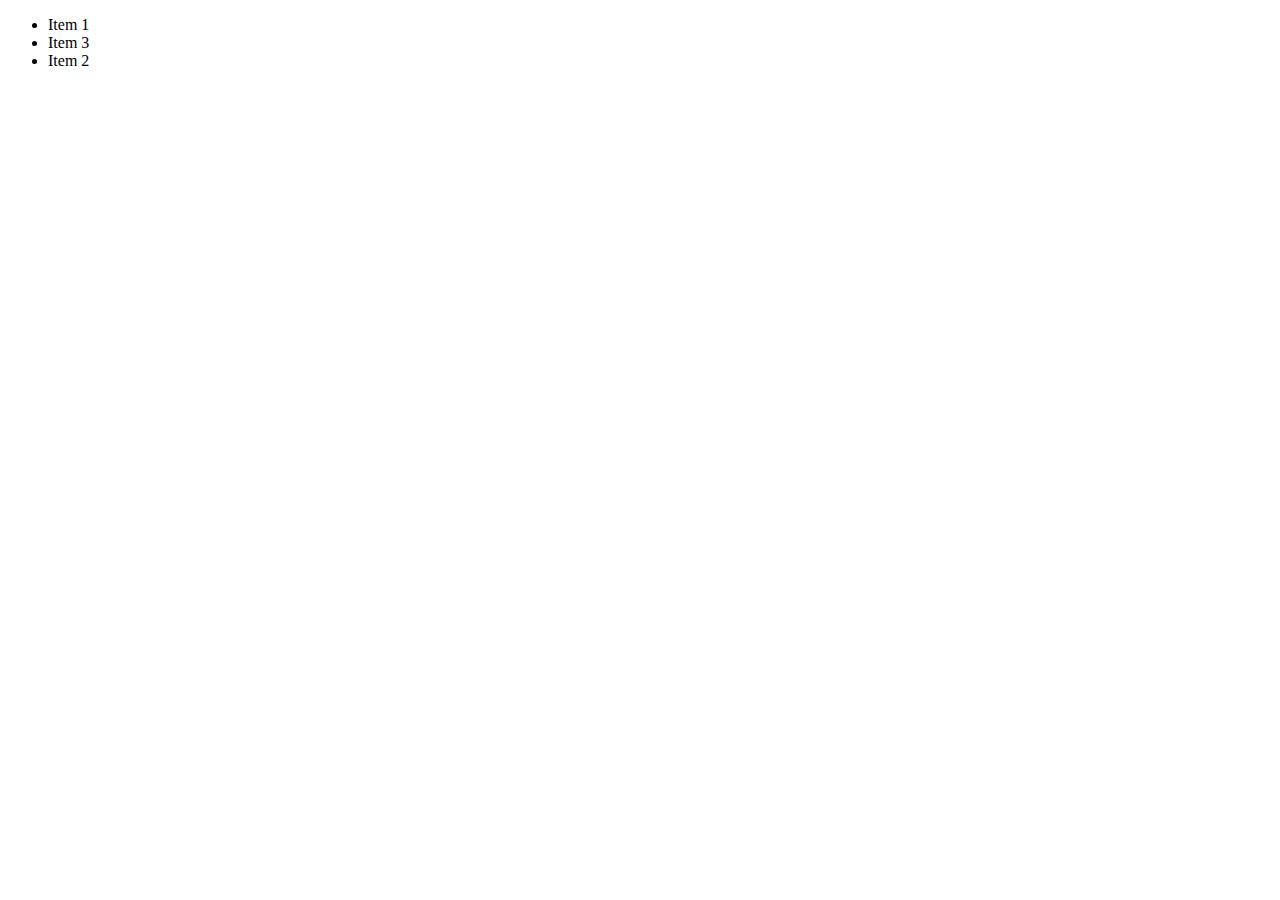
<file: ClassWork/Lesson 8/index.html>
<!DOCTYPE html>
<html lang="en">
<head>
    <meta charset="UTF-8">
    <meta name="viewport" content="width=device-width, initial-scale=1.0">
    <title>Document</title>
    <style>
        .test {
            color: red;
        }
    </style>
</head>
<body>
    <ul id="list">
        <li>Item 1</li>
    </ul>

    <script>
        let element = document.querySelector("#list");
        
        let li = document.createElement("li"); // <li>
        li.textContent = "Item 2";
        element.appendChild(li);
        
        let li2 = document.createElement("li"); // <li>
        li2.textContent = "Item 3";
        element.appendChild(li2);

        element.insertAdjacentElement("beforeend", li);
        
    </script>
</body>
</html>
</file>
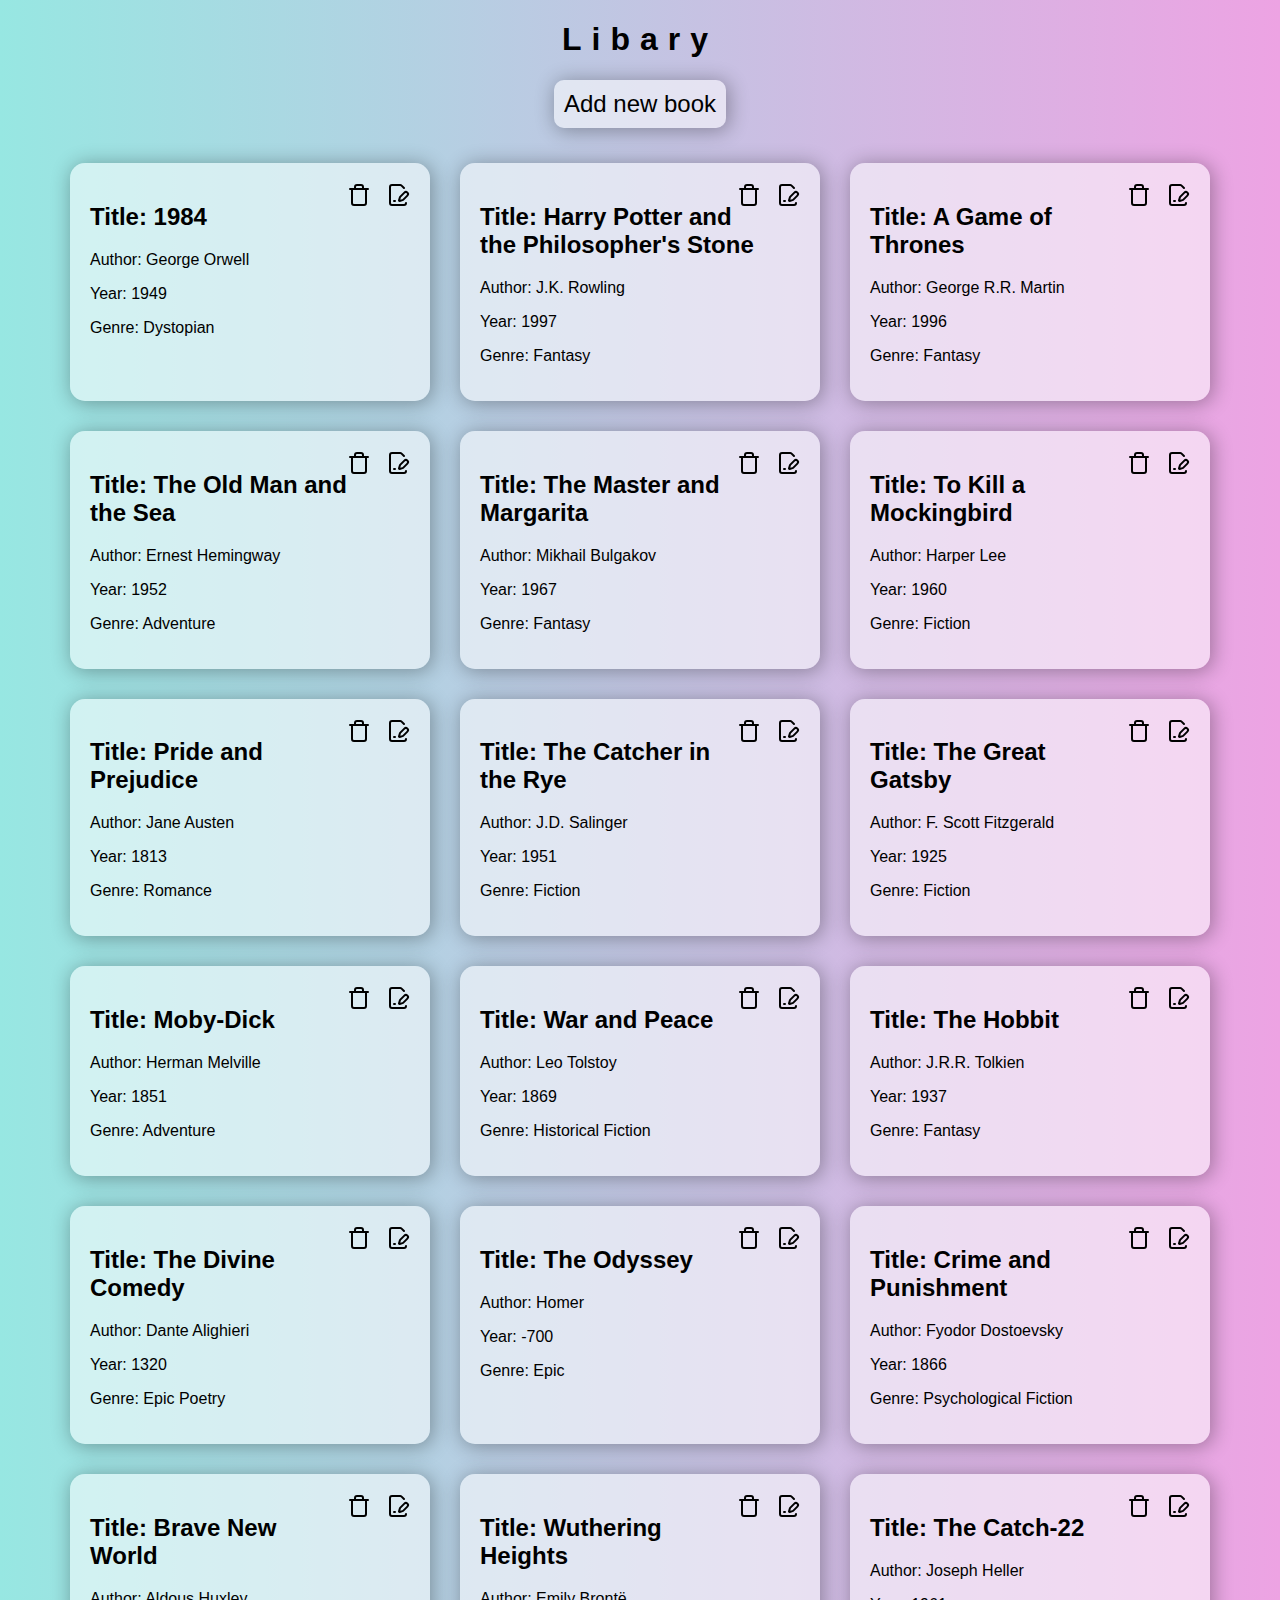
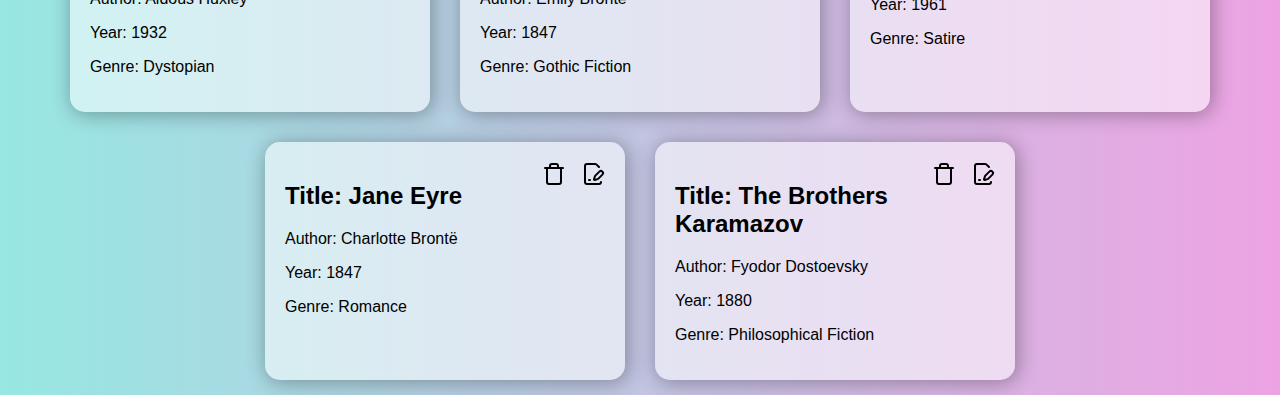
<file: HomeWorkAnswers/Lesson10/index.html>
<!DOCTYPE html>
<html lang="en">

<head>
    <meta charset="UTF-8">
    <meta name="viewport" content="width=device-width, initial-scale=1.0">
    <title>Lesson 9</title>
    <link rel="stylesheet" href="style.css" />
    <script src="https://cdnjs.cloudflare.com/ajax/libs/jquery/2.0.2/jquery.min.js"></script>
    <script src="../backgroundAnimation.js"></script>
</head>

<body>
    <div id="gradient">
        <div class="header">
            <h1>Libary</h1>
            <input id="openFormBtn" type="button" value="Add new book" />
        </div>
        
        <div id="popupForm" class="modal">
            <div class="modal-content"></div>
        </div>
        <div id="bookList"></div>

        <script src="../node_modules/mustache/mustache.min.js"></script>
        <script src="./js/controller.js" type="module"></script>
    </div>
</body>

</html>
</file>
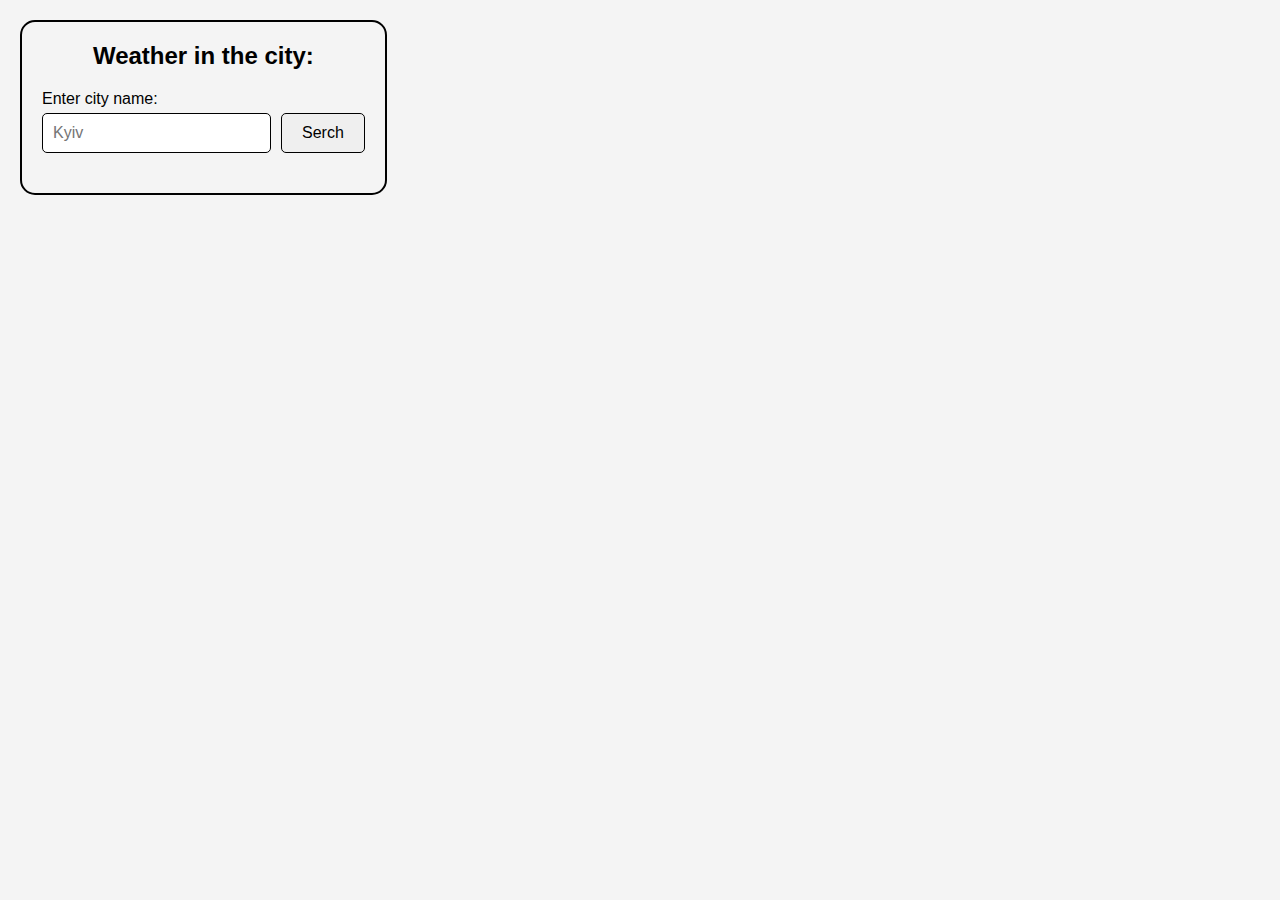
<file: HomeWorkAnswers/Lesson11/index.html>
<!DOCTYPE html>
<html lang="en">

<head>
    <meta charset="UTF-8">
    <meta name="viewport" content="width=device-width, initial-scale=1.0">
    <title>Lesson 11</title>
    <link rel="stylesheet" href="style.css" />
</head>

<body>
    <div class="container">
        <h2>Weather in the city:</h2>
        <div class="nav">
            <div>
                <label for="city">Enter city name:</label>
                <input type="text" id="city" placeholder="Kyiv">
            </div>
            <div><input type="button" id="serchBtn" value="Serch"></div>
        </div>
        <span id="loader">uploading...</span>
        <div id="forecast"></div>
    </div>
    <script src="file.js"></script>
</body>

</html>
</file>
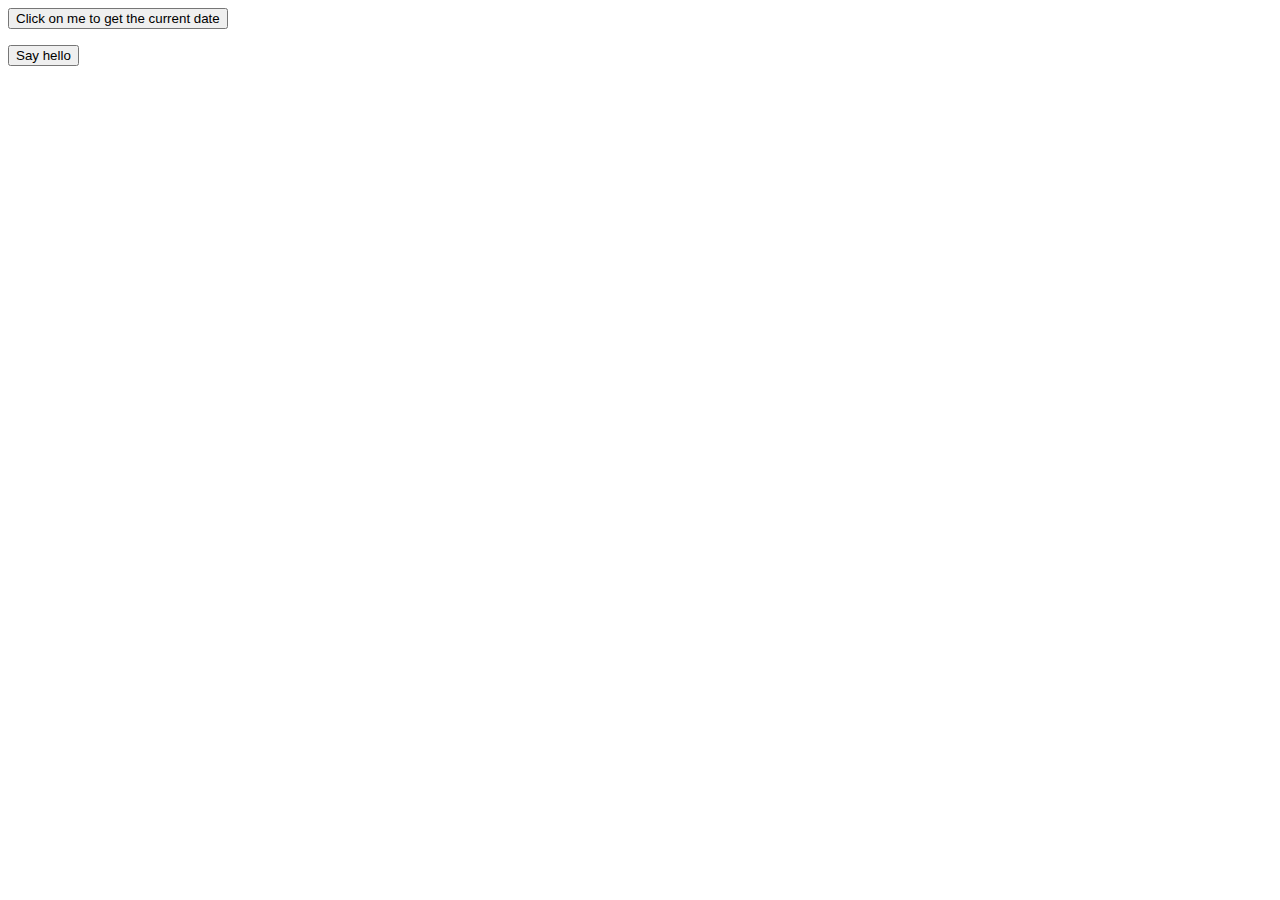
<file: HomeWorkAnswers/Lesson2/index.html>
<!DOCTYPE html>
<html lang="en">
<head>
    <meta charset="UTF-8">
    <meta name="viewport" content="width=device-width, initial-scale=1.0">
    <title>Lesson 2 / task 1</title>
</head>
<body>
    <button id="btnDate" onclick="receiveDate()">Click on me to get the current date</button>
    <p></p>
    <button id="btnName" onclick="sayName()">Say hello</button>

    <script src="file.js"></script>
</body>
</html>
</file>
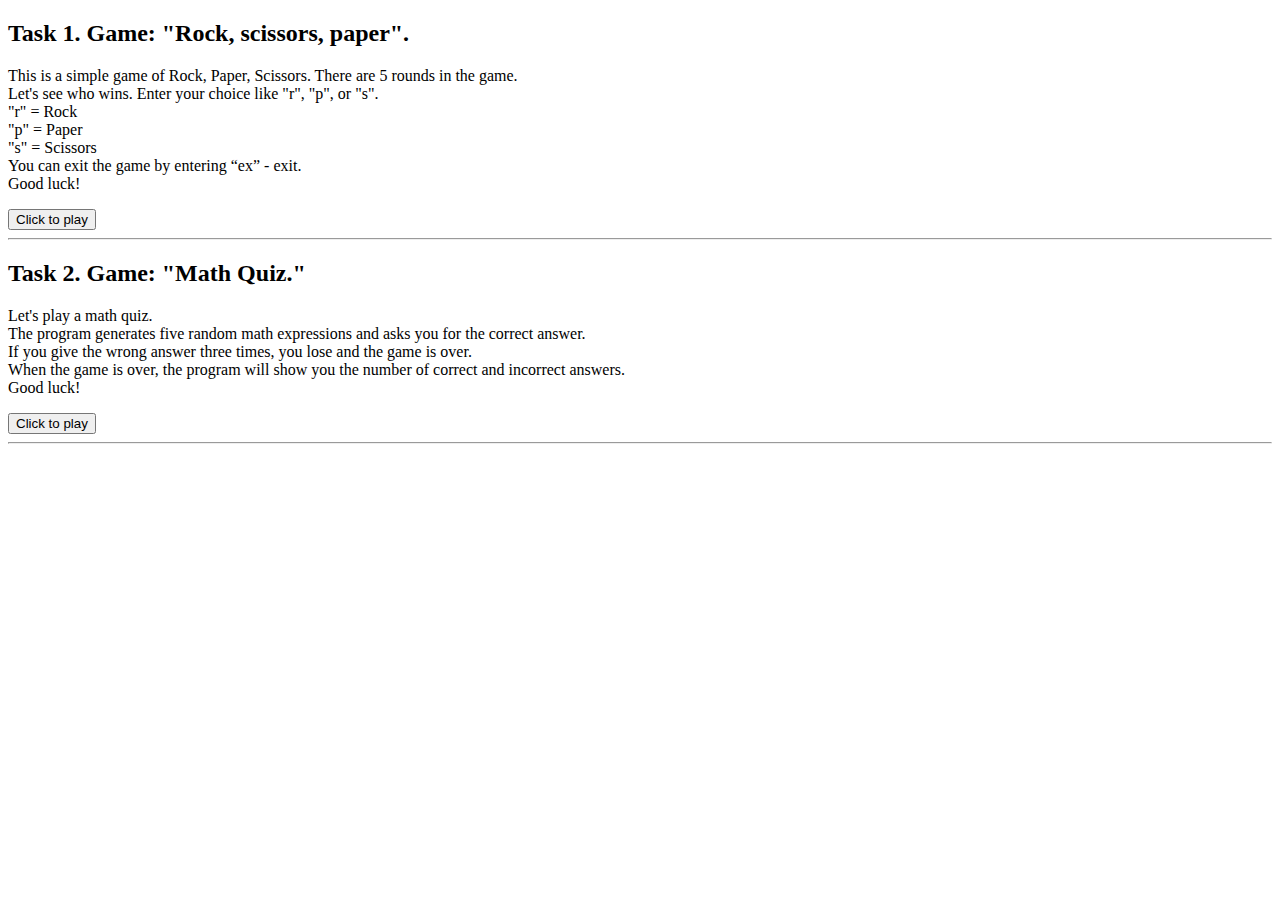
<file: HomeWorkAnswers/Lesson4/index.html>
<!DOCTYPE html>
<html lang="en">
<head>
    <meta charset="UTF-8">
    <meta name="viewport" content="width=device-width, initial-scale=1.0">
    <title>Lesson 4</title>
</head>
<body>
    <h2>Task 1. Game: "Rock, scissors, paper".</h2>
    <p>This is a simple game of Rock, Paper, Scissors. There are 5 rounds in the game.
        <br> Let's see who wins. Enter your choice like "r", "p", or "s".
        <br>"r" = Rock
        <br>"p" = Paper
        <br>"s" = Scissors
        <br>You can exit the game by entering “ex” - exit. 
        <br>Good luck!
    </p>
    <button id="btnTask1">Click to play</button>
    <hr>
    <h2>Task 2. Game: "Math Quiz."</h2>
    <p>Let's play a math quiz.
        <br>The program generates five random math expressions and asks you for the correct answer.
        <br>If you give the wrong answer three times, you lose and the game is over.
        <br>When the game is over, the program will show you the number of correct and incorrect answers.
        <br>Good luck!
    </p>
    <button id="btnTask2">Click to play</button>
    <hr>
    <script src="task1.js"></script>
    <script src="task2.js"></script>
</body>
</html>
</file>
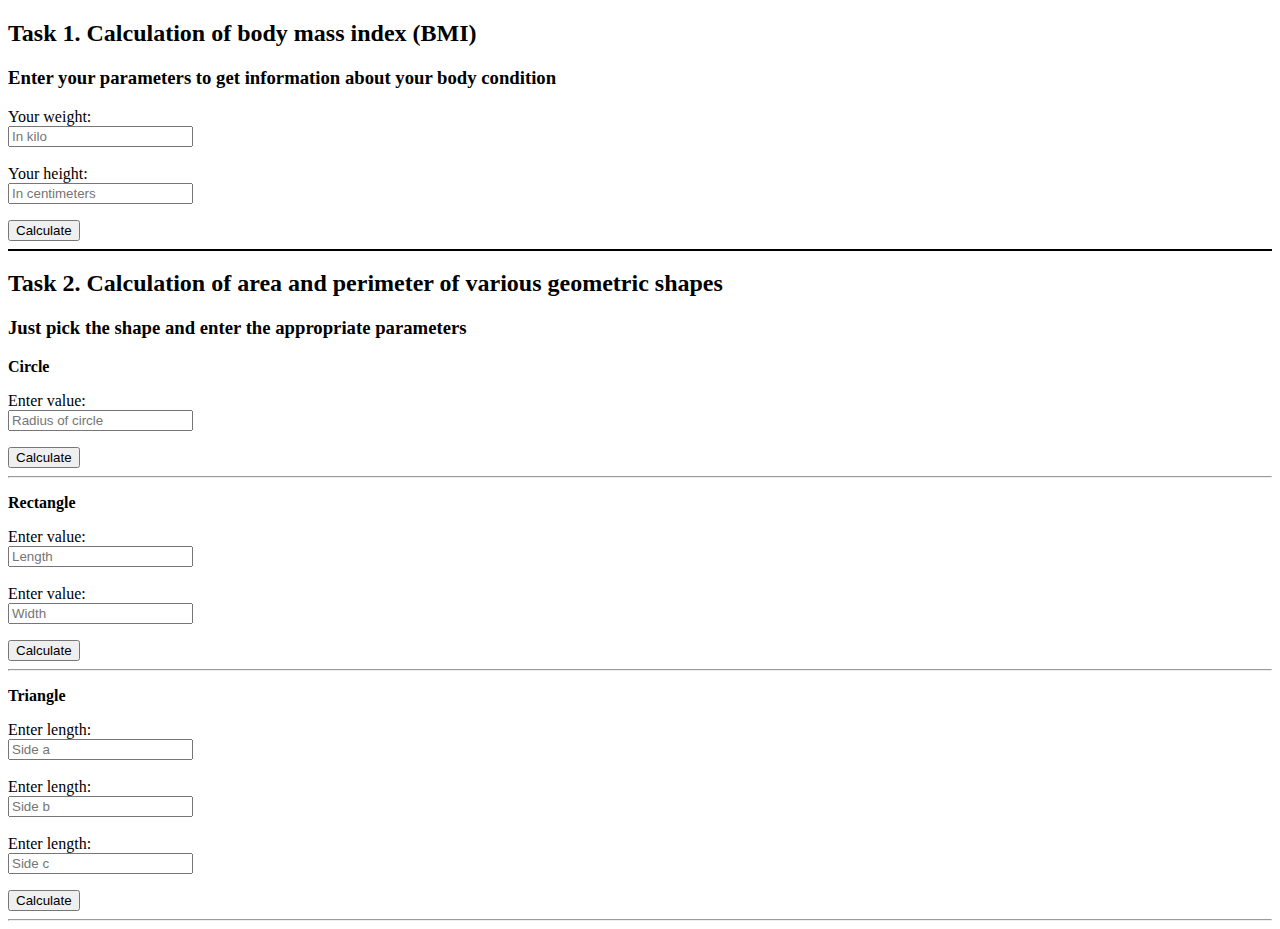
<file: HomeWorkAnswers/Lesson5/index.html>
<!DOCTYPE html>
<html lang="en">

<head>
    <meta charset="UTF-8">
    <meta name="viewport" content="width=device-width, initial-scale=1.0">
    <title>Lesson 5</title>
</head>

<body>
    <script src="library.js"></script>

    <h2>Task 1. Calculation of body mass index (BMI)</h2>
    <h3>Enter your parameters to get information about your body condition</h3>
    <div>
        <label for="weight">Your weight:</label>
        <br>
        <input type="text" id="weight" placeholder="In kilo">
        <br><br>

        <label for="height">Your height:</label>
        <br>
        <input type="text" id="height" placeholder="In centimeters">
    </div>

    <div>
        <p id="bmiOutput"></p>
        <button id="bmi">Calculate</button>
    </div>    

    <hr color="black">
    <h2>Task 2. Calculation of area and perimeter of various geometric shapes</h2>
    <h3>Just pick the shape and enter the appropriate parameters</h3>
    
    <div>
        <p>
            <b>Circle</b>
        </p>
        <label for="radius">Enter value:</label>
        <br>
        <input type="text" id="radius" placeholder="Radius of circle">
    </div>

    <div>
        <p id="circleOutput"></p>
        <button id="circle">Calculate</button>
    </div>
    <hr>
    <div>
        <p>
            <b>Rectangle</b>
        </p>
        <label for="length">Enter value:</label>
        <br>
        <input type="text" id="length" placeholder="Length">
        <br><br>

        <label for="width">Enter value:</label>
        <br>
        <input type="text" id="width" placeholder="Width">
    </div>

    <div>
        <p id="rectangleOutput"></p>
        <button id="rectangle">Calculate</button>
    </div>
    <hr>
    <div>
        <p>
            <b>Triangle</b>
        </p>
        <label for="sideA">Enter length:</label>
        <br>
        <input type="text" id="sideA" placeholder="Side a">
        <br><br>

        <label for="sideB">Enter length:</label>
        <br>
        <input type="text" id="sideB" placeholder="Side b">
        <br><br>

        <label for="sideC">Enter length:</label>
        <br>
        <input type="text" id="sideC" placeholder="Side c">
    </div>

    <div>
        <p id="triangleOutput"></p>
        <button id="triangle">Calculate</button>
    </div>
    <hr>
    <script src="task1.js"></script>
    <script src="task2.js"></script>
</body>

</html>
</file>
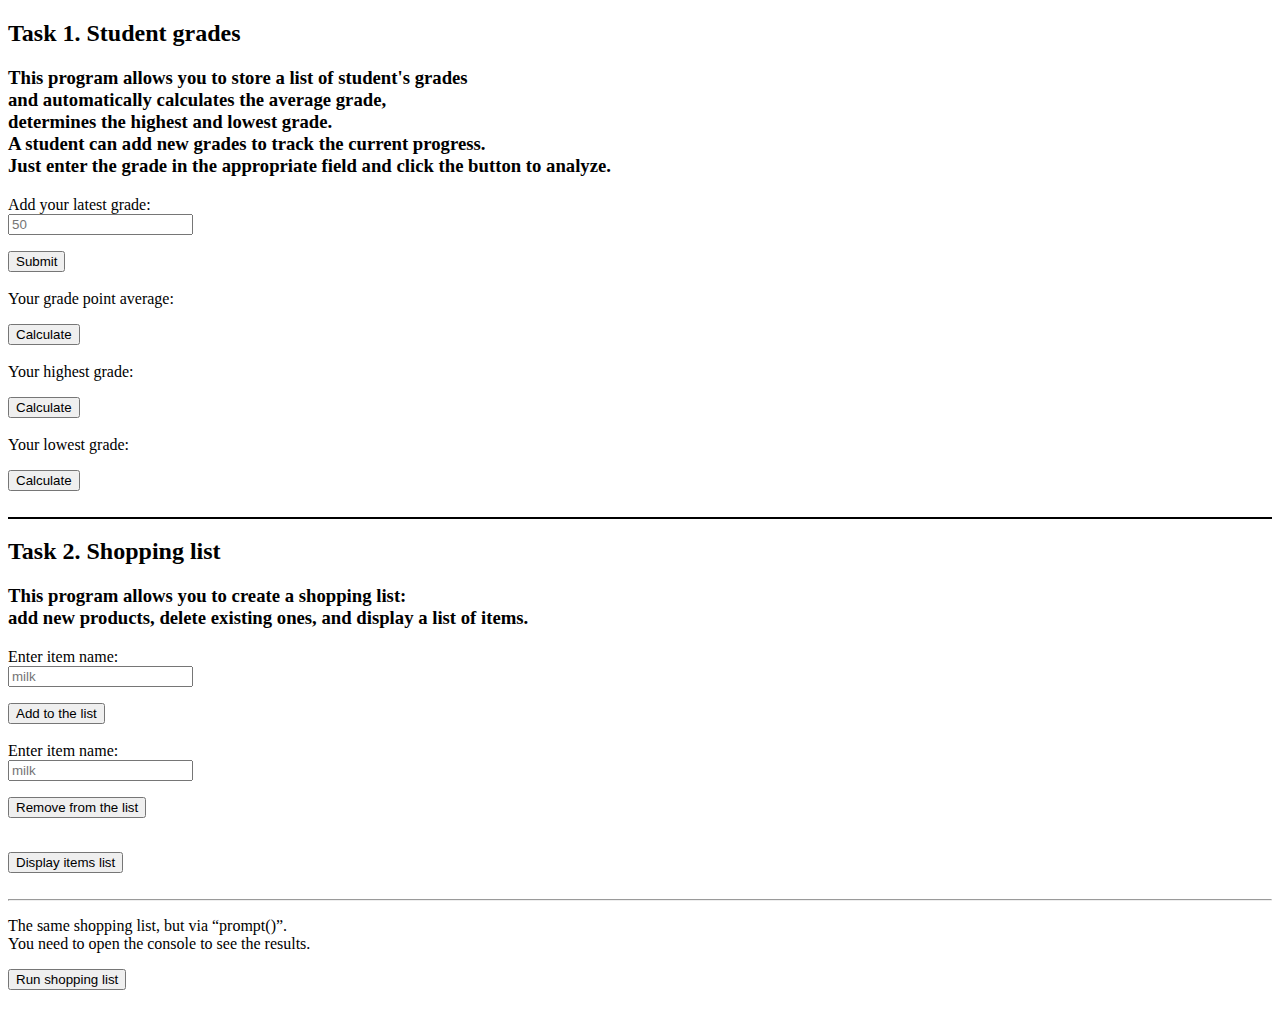
<file: HomeWorkAnswers/Lesson6/index.html>
<!DOCTYPE html>
<html lang="en">

<head>
    <meta charset="UTF-8">
    <meta name="viewport" content="width=device-width, initial-scale=1.0">
    <title>Lesson 6</title>
</head>

<body>
    <script src="library.js"></script>
    <h2>Task 1. Student grades</h2>
    <h3>
        This program allows you to store a list of student's grades
        <br>and automatically calculates the average grade,
        <br>determines the highest and lowest grade.
        <br>A student can add new grades to track the current progress.
        <br>Just enter the grade in the appropriate field and click the button to analyze.
    </h3>
    <div>
        <label for="addGrade">Add your latest grade:</label>
        <br>
        <input id="addGrade" placeholder="50">
        <p id="gradeOutput"></p>
        <button id="submit">Submit</button>
        <br><br>
    </div>

    <div>
        <label for="gpa">Your grade point average:</label>
        <p id="gpaOutput"></p>
        <button id="gpa">Calculate</button>
        <br><br>
    </div>

    <div>
        <label for="max">Your highest grade:</label>
        <p id="maxOutput"></p>
        <button id="max">Calculate</button>
        <br><br>
    </div>

    <div>
        <label for="min">Your lowest grade:</label>
        <p id="minOutput"></p>
        <button id="min">Calculate</button>
        <br><br>
    </div>

    <hr color="black">

    <h2>Task 2. Shopping list</h2>
    <h3>
        This program allows you to create a shopping list:
        <br>add new products, delete existing ones, and display a list of items.
    </h3>
    <div>
        <label for="addItem">Enter item name:</label>
        <br>
        <input id="addItem" placeholder="milk">
        <p id="addOutput"></p>
        <button id="btnAdd">Add to the list</button>
        <br><br>
    </div>

    <div>
        <label for="removeItem">Enter item name:</label>
        <br>
        <input id="removeItem" placeholder="milk">
        <p id="removeOutput"></p>
        <button id="btnRemove">Remove from the list</button>
        <br><br>
    </div>

    <div>
        <p id="listOutput"></p>
        <button id="btnList">Display items list</button>
        <br><br>
    </div>
    <hr>
    <div>
        <p>The same shopping list, but via “prompt()”.
            <br>You need to open the console to see the results.
        </p>
        <button id="btnRun">Run shopping list</button>
        <br><br>
    </div>
    <script src="task1.js"></script>
    <script src="task2.js"></script>
</body>

</html>
</file>
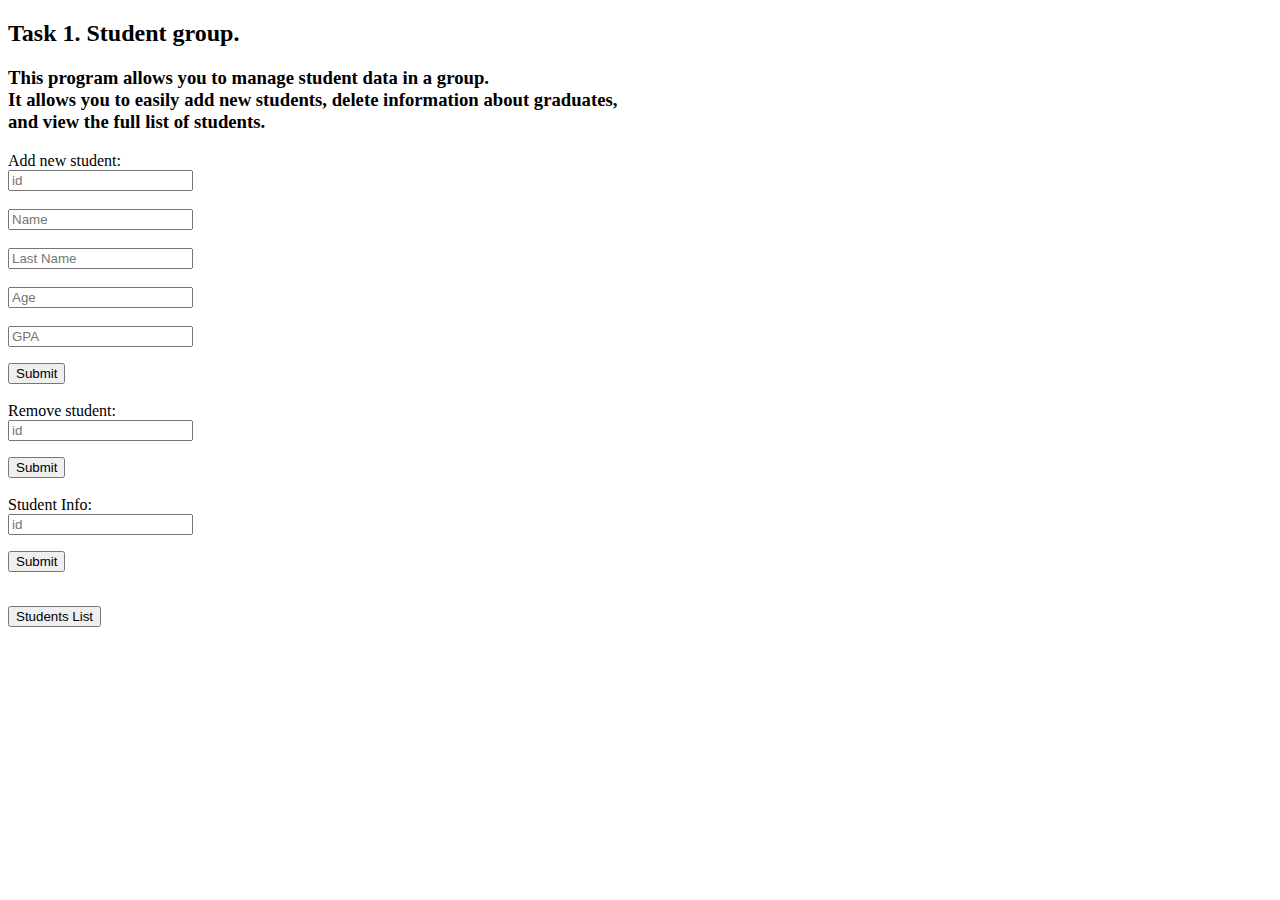
<file: HomeWorkAnswers/Lesson7/index.html>
<!DOCTYPE html>
<html lang="en">

<head>
    <meta charset="UTF-8">
    <meta name="viewport" content="width=device-width, initial-scale=1.0">
    <title>Lesson 7</title>
</head>

<body>
    <script src="library.js"></script>
    <h2>Task 1. Student group.</h2>
    <h3>
        This program allows you to manage student data in a group.
        <br>It allows you to easily add new students, delete information about graduates,
        <br>and view the full list of students.
    </h3>
    <div>
        <label for="idAdd">Add new student:</label>
        <br>
        <input id="idAdd" placeholder="id">
        <br><br>
        <input id="name" placeholder="Name">
        <br><br>
        <input id="lastName" placeholder="Last Name">
        <br><br>
        <input id="age" placeholder="Age">
        <br><br>
        <input id="gpa" placeholder="GPA">
        <p id="addOutput"></p>
        <button id="btnAdd">Submit</button>
        <br><br>
    </div>

    <div>
        <label for="idRemove">Remove student:</label>
        <br>
        <input id="idRemove" placeholder="id">
        <p id="removeOutput"></p>
        <button id="btnRemove">Submit</button>
        <br><br>
    </div>

    <div>
        <label for="idInfo">Student Info:</label>
        <br>
        <input id="idInfo" placeholder="id">
        <p id="infoOutput"></p>
        <button id="btnInfo">Submit</button>
        <br><br>
        <p id="listOutput"></p>
        <button id="btnList">Students List</button>
    </div>

    <script src="task1.js"></script>
</body>

</html>
</file>
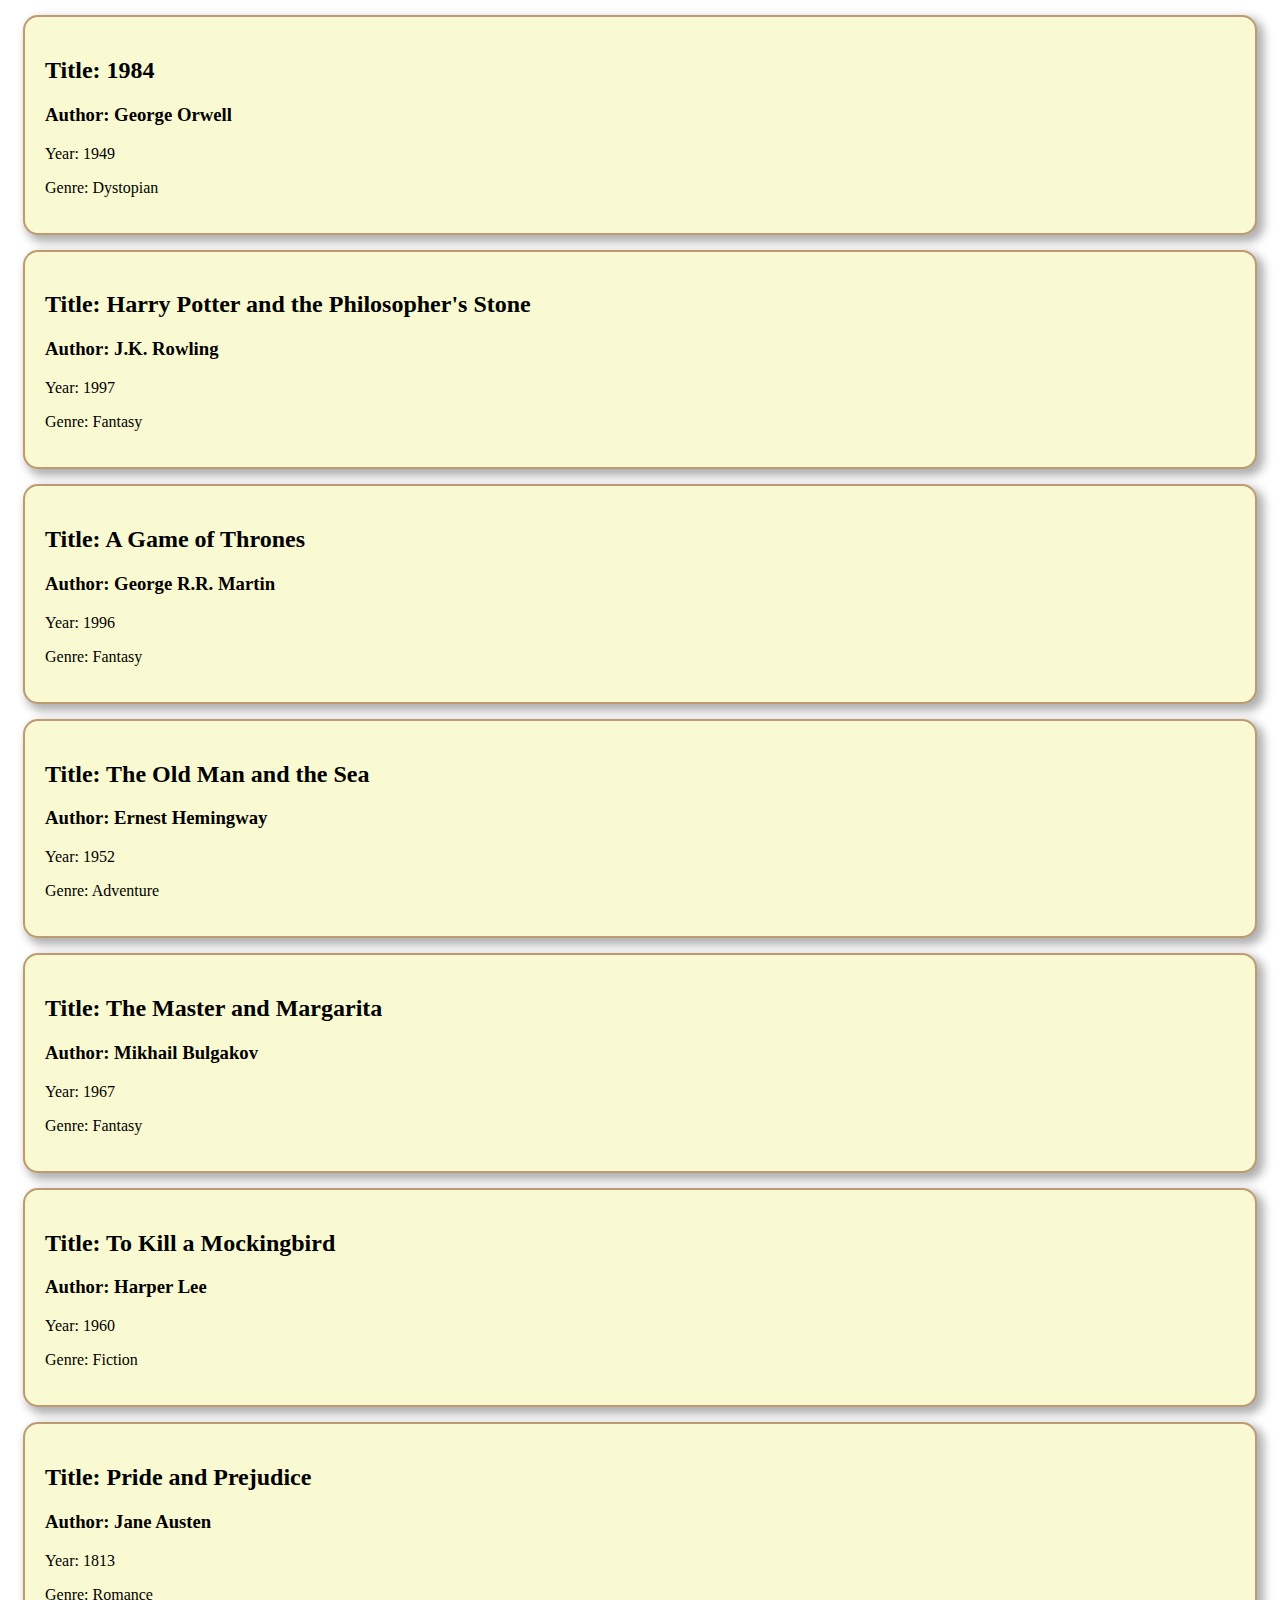
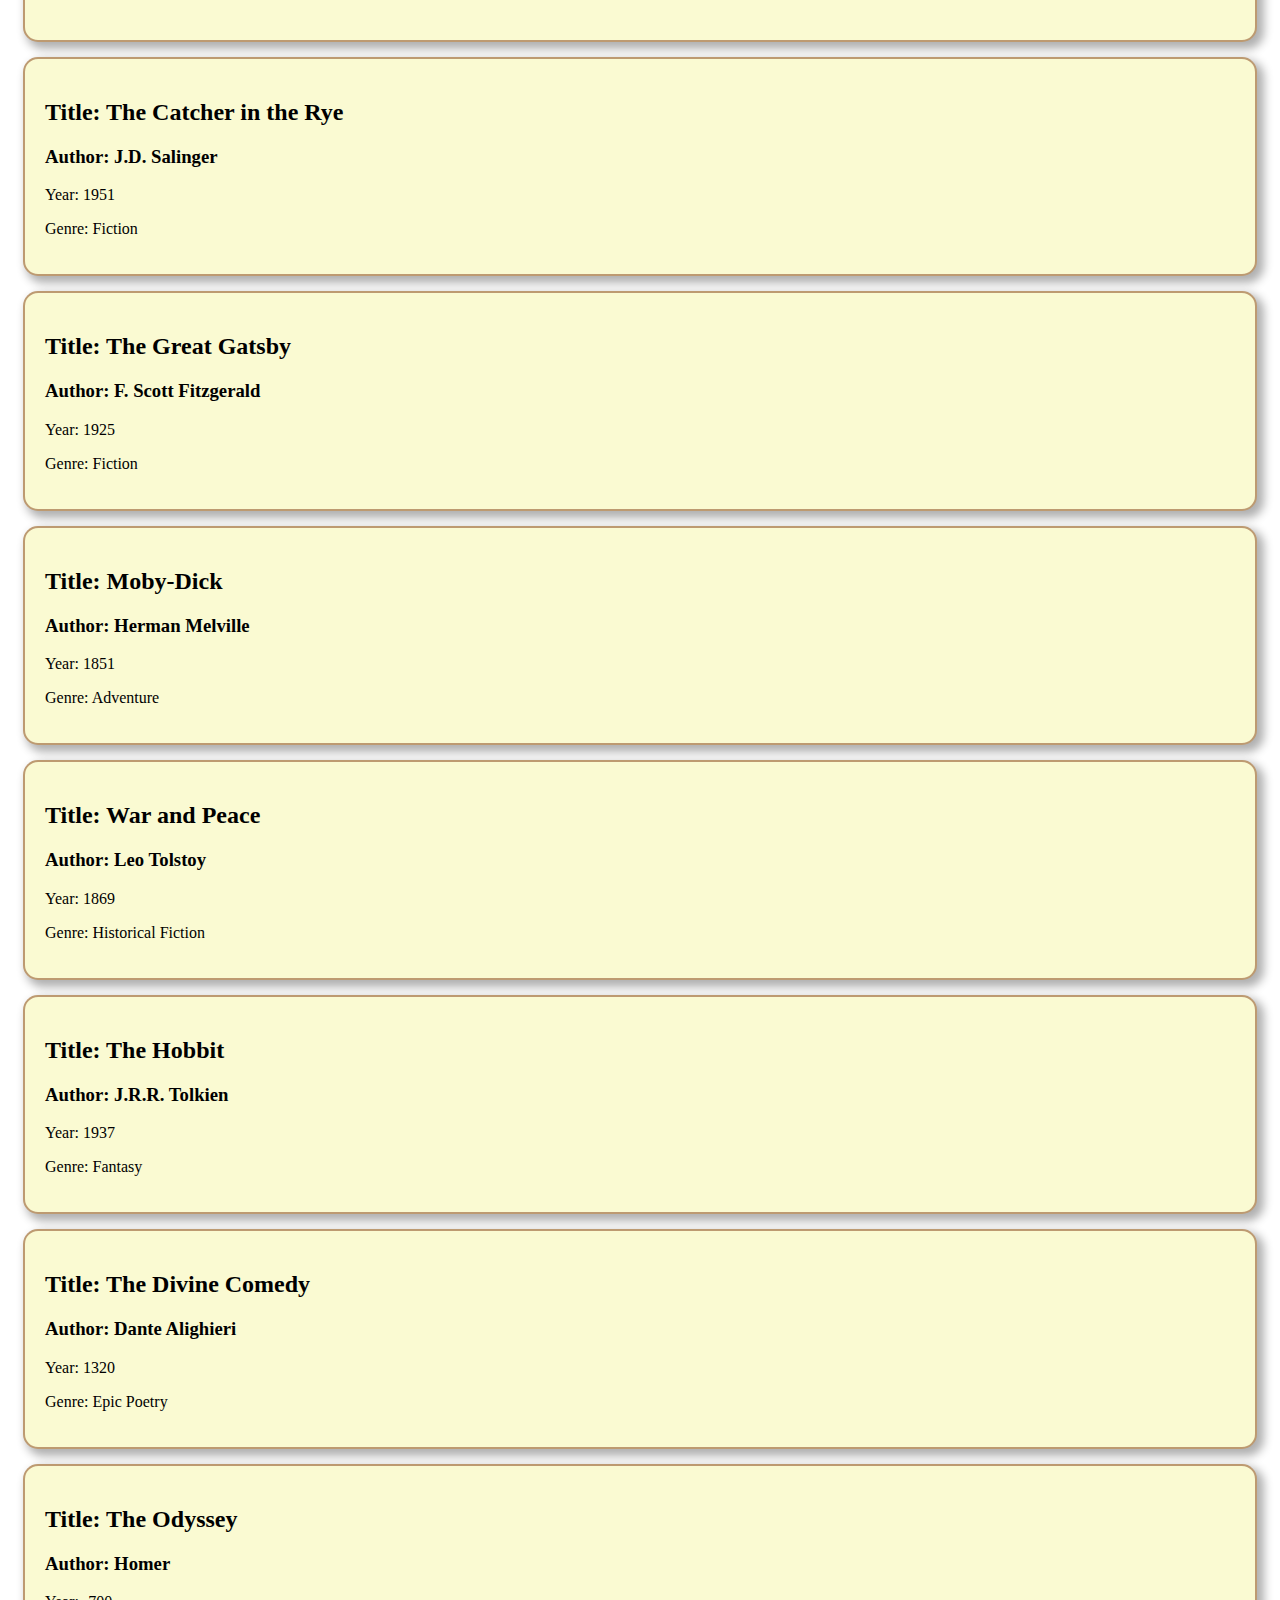
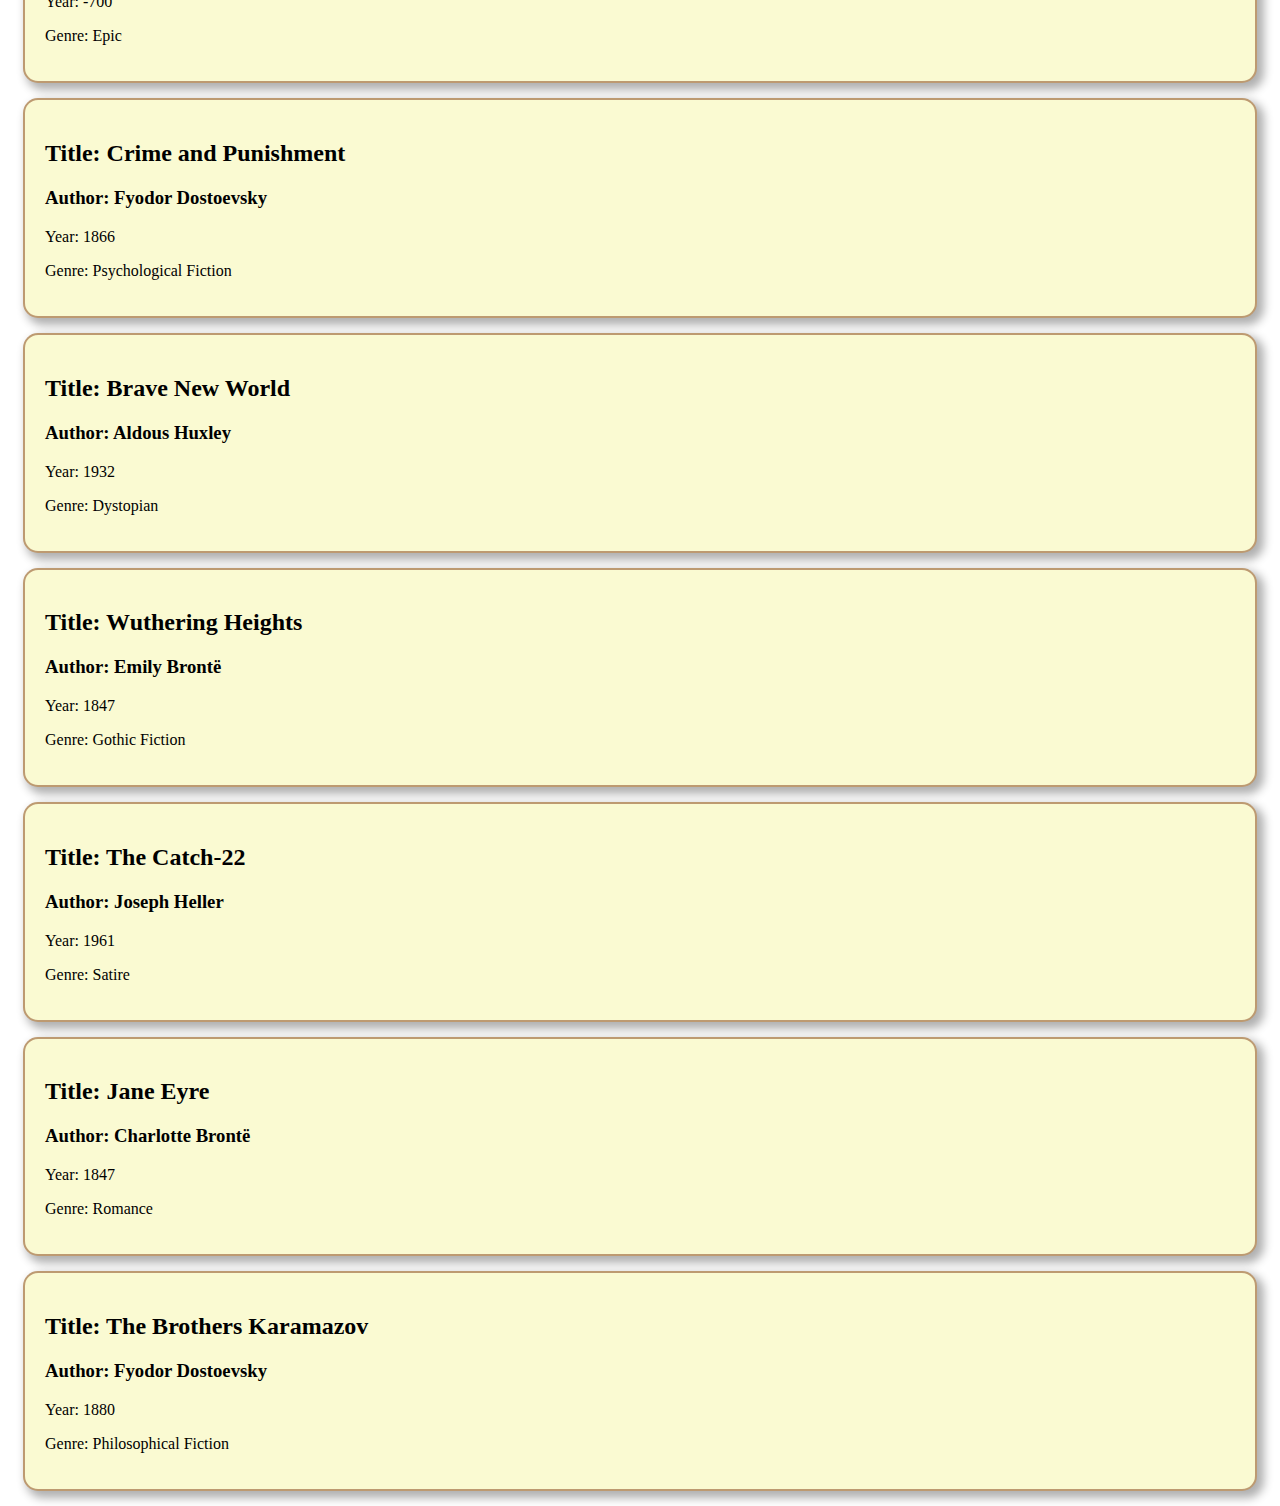
<file: HomeWorkAnswers/Lesson8/index.html>
<!DOCTYPE html>
<html lang="en">

<head>
    <meta charset="UTF-8">
    <meta name="viewport" content="width=device-width, initial-scale=1.0">
    <title>Lesson 8</title>
    <link rel="stylesheet" href="style.css" />
</head>

<body>
    <div id="bookList"></div>
    <script src="./js/model.js"></script>
    <script src="./js/view.js"></script>
    <script src="./js/controller.js"></script>
</body>

</html>
</file>
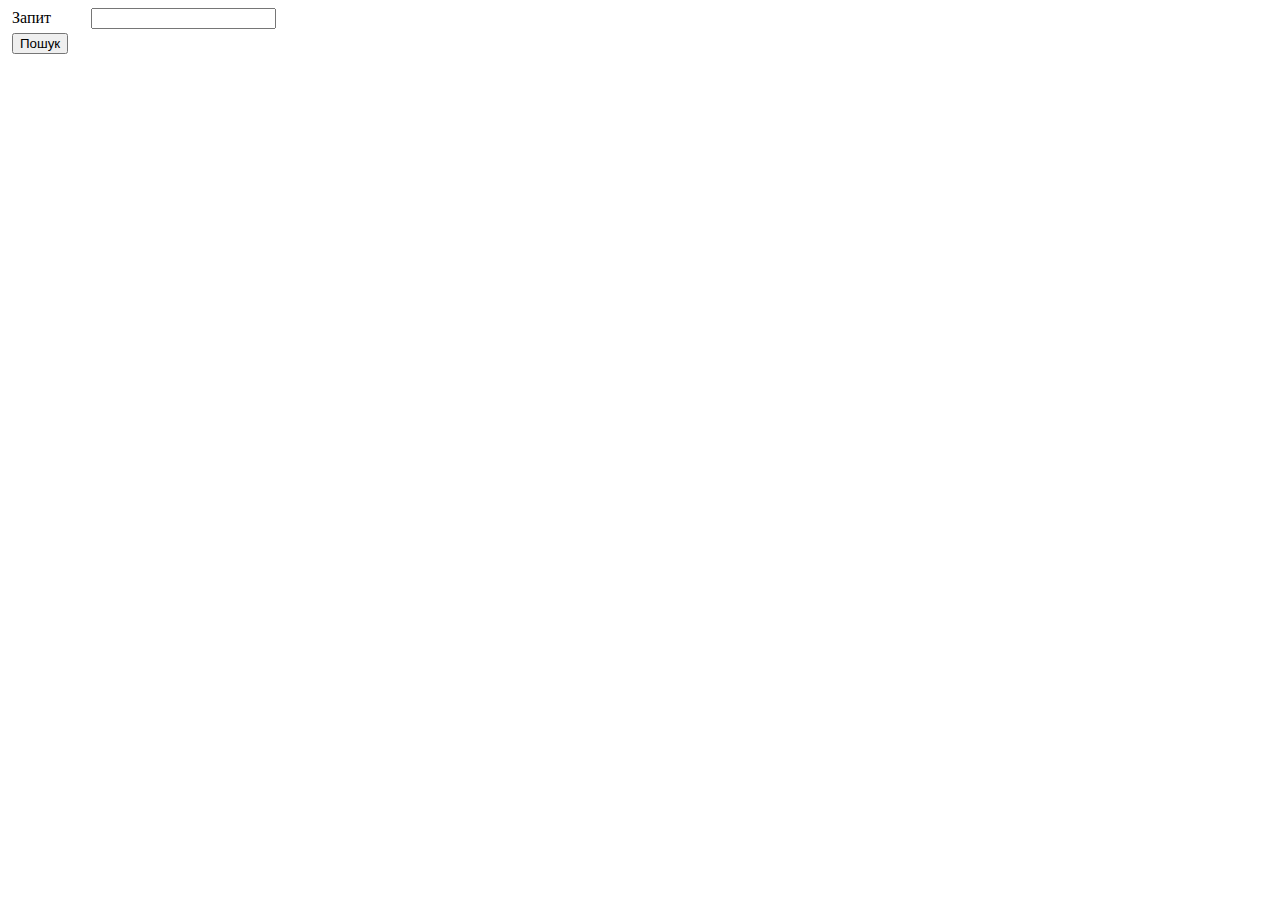
<file: ClassWork/Lesson 10/001-submit.html>
<!DOCTYPE html>
<html lang="en">

<head>
    <meta charset="UTF-8">
    <meta http-equiv="X-UA-Compatible" content="IE=edge">
    <meta name="viewport" content="width=device-width, initial-scale=1.0">
    <title>Подія submit</title>
    <style>
        .form-group {
            margin: 4px;
        }

        .form-group label {
            width: 75px;
            display: inline-block;
        }
    </style>
</head>

<body>
    <form action="https://itvdn.com/ua/catalog" method="POST">
        <div class="form-group">
            <label>Запит</label>
            <input type="text" name="search" />
        </div>
        <div class="form-group">
            <input type="submit" value="Пошук" />
        </div>
    </form>

    <script>
        const form = document.forms[0];
        // submit - подія відбувається при натисканні на кнопку submit і відправка даних форми на сервер.
        form.addEventListener("submit", function (event) { 
            alert("Подія submit");
            
            // якщо поле введення порожнє - не надсилаем форму
            if(form.search.value.length == 0) {
                event.preventDefault(); // скасування надсилання форми
            }
        });
    </script>
</body>

</html>
</file>
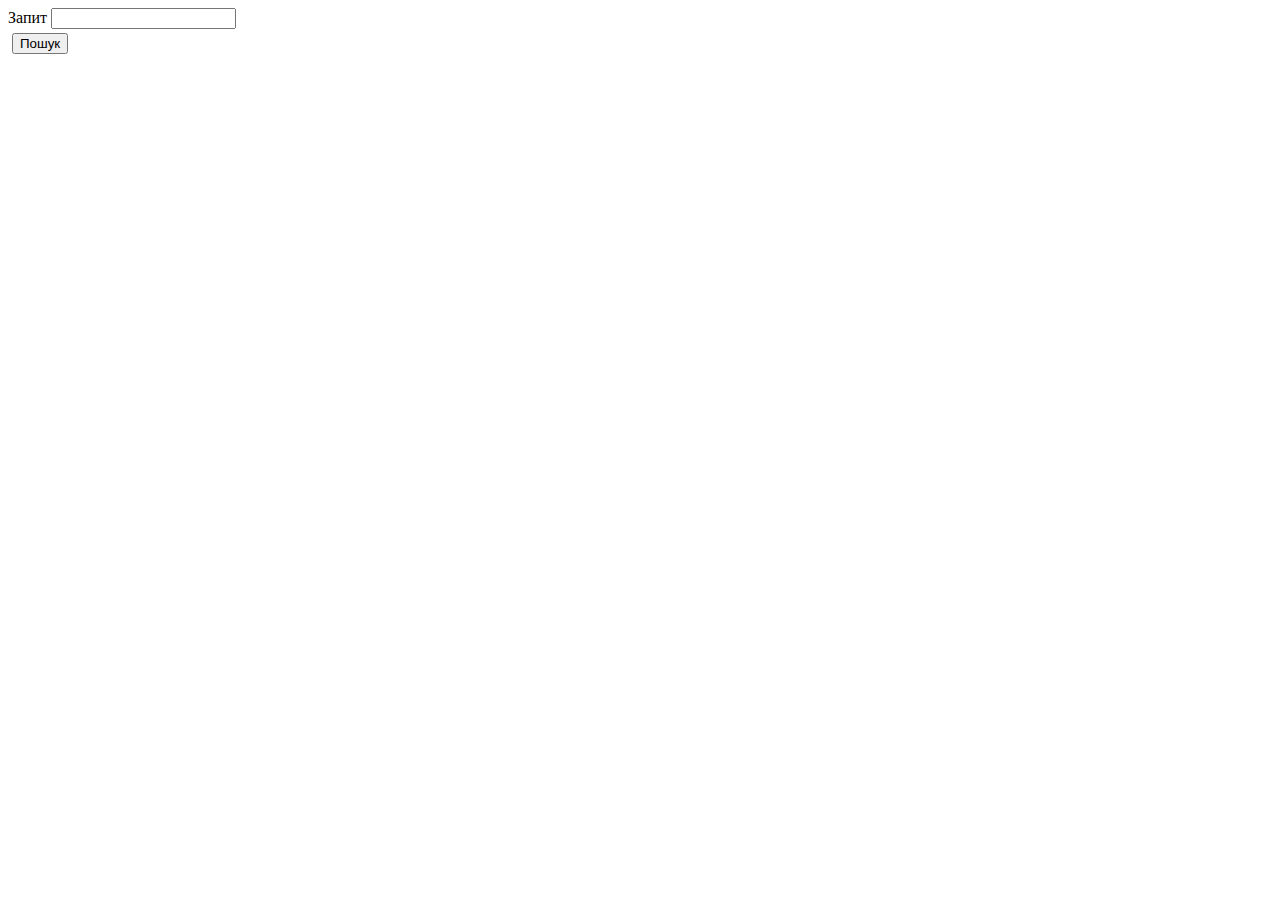
<file: ClassWork/Lesson 10/002-focus-blur.html>
<!DOCTYPE html>
<html lang="en">

<head>
    <meta charset="UTF-8">
    <meta http-equiv="X-UA-Compatible" content="IE=edge">
    <meta name="viewport" content="width=device-width, initial-scale=1.0">
    <title>Події focus и blur</title>

    <style>
        .form-group {
            margin: 4px;
        }

        .form-group label {
            width: 75px;
            display: inline-block;
        }
    </style>
</head>

<body>
    <form>
        <div action="https://itvdn.com/ua/catalog" method="GET">
            <label>Запит</label>
            <input type="text" name="search">
        </div>
        <div class="form-group">
            <input type="submit" value="Пошук">
        </div>
    </form>

    <script>
        const form = document.forms[0];
        // focus - подія відбувається, коли елемент отримує фокус. Наприклад, натискання на елемент або при переході
        // на елемент за допомогою клавіші Tab. Подія вказує на те, що користувач готується ввести дані.
        // Може використовуватися для ініціалізації даних, необхідних під час введення.
        form.search.addEventListener("focus", function () { console.log("focus") });

        // blur - подія відбувається в момент втрати фокусу, коли клік виконується  за межами елемента керування,
        // або фокус отримує інший лемента керування. Подія вказує на те, що користувач ввів дані.
        // Найчастіше використовується для перевірки вхідних даних користувача
        form.search.addEventListener("blur", function () { console.log("blur") });

        form.search.addEventListener("change", function () { console.log("change") });
        form.search.addEventListener("input", function () { console.log("input") });
    </script>
</body>

</html>
</file>
<file: HomeWorkAnswers/Lesson10/style.css>
body {
    background-color: lightsteelblue;
    padding: 0px;
    margin: 0px;
    font-family: sans-serif;
}

.header {
    display: flex;
    flex-direction: column;
    align-items: center;
    letter-spacing: 10px;
}

#openFormBtn {
    font-size: 1.5em;
    margin-bottom: 20px;
    padding: 10px;
    border: none;
    border-radius: 10px;
    background-color: #ffffff8a;
    box-shadow: 2px 2px 20px 1px rgba(0, 0, 0, 0.313);
}

.modal {
    display: none;
    position: fixed;
    left: 0;
    top: 0;
    width: 100%;
    height: 100%;
    background-color: rgba(0, 0, 0, 0.5);

    justify-content: center;
    align-items: center;
}

.modal-content {
    display: flex;
    justify-content: center;
    align-items: center;
    align-content: stretch;

    margin: 15% auto;
    padding: 20px;
    background-color: #d4d4d4;
    box-shadow: 2px 2px 20px 1px rgba(0, 0, 0, 0.313);
    border-radius: 30px;
    width: 80%;
    max-width: 500px;
}

#bookForm {
    display: flex;
    flex-direction: column;
    align-items: center;
    gap: 15px;
    width: 100%;
    margin-right: 100px;
}

.close {
    align-self: flex-end;
    background: url('data:image/svg+xml;utf8,<svg xmlns="http://www.w3.org/2000/svg" x="0px" y="0px" width="100" height="100" viewBox="0,0,256,256"><g transform="translate(51.2,51.2) scale(0.6,0.6)"><g fill="%23000000" fill-rule="nonzero" stroke="none" stroke-width="1" stroke-linecap="butt" stroke-linejoin="miter" stroke-miterlimit="10" stroke-dasharray="" stroke-dashoffset="0" font-family="none" font-weight="none" font-size="none" text-anchor="none" style="mix-blend-mode: normal"><g transform="scale(5.33333,5.33333)"><path d="M11.48047,5.00586c-0.97999,-0.00002 -1.95917,0.37128 -2.70117,1.11328l-2.66016,2.66016c-1.48452,1.48317 -1.484,3.91834 0,5.40234l9.81836,9.81836l-9.81836,9.81836c-1.48452,1.48317 -1.484,3.91834 0,5.40234l2.66016,2.66016c1.48317,1.48452 3.91834,1.484 5.40234,0l9.81836,-9.81836l9.81836,9.81836c1.48317,1.48452 3.91834,1.484 5.40234,0l2.66016,-2.66016c1.48452,-1.48317 1.484,-3.91834 0,-5.40234l-9.81836,-9.81836l9.81836,-9.81836c1.48452,-1.48317 1.484,-3.91834 0,-5.40234l-2.66016,-2.66016c-1.48317,-1.48452 -3.91834,-1.484 -5.40234,0l-9.81836,9.81836l-9.81836,-9.81836c-0.74159,-0.74226 -1.72119,-1.11327 -2.70117,-1.11328zM11.48047,6.99219c0.46376,-0.00002 0.9277,0.18128 1.28711,0.54102l10.52539,10.52539c0.39053,0.39037 1.02353,0.39037 1.41406,0l10.52539,-10.52539c0.72,-0.72 1.85539,-0.71948 2.57422,0l2.66016,2.66016c0.72,0.72 0.71948,1.85539 0,2.57422l-10.52539,10.52539c-0.39037,0.39053 -0.39037,1.02353 0,1.41406l10.52539,10.52539c0.72,0.72 0.71948,1.85539 0,2.57422l-2.66016,2.66016c-0.72,0.72 -1.85539,0.71948 -2.57422,0l-10.52539,-10.52539c-0.39053,-0.39037 -1.02353,-0.39037 -1.41406,0l-10.52539,10.52539c-0.72,0.72 -1.85539,0.71948 -2.57422,0l-2.66016,-2.66016c-0.72,-0.72 -0.71948,-1.85539 0,-2.57422l10.52539,-10.52539c0.39037,-0.39053 0.39037,-1.02353 0,-1.41406l-10.52539,-10.52539c-0.72,-0.72 -0.71948,-1.85539 0,-2.57422l2.66016,-2.66016c0.36,-0.36 0.82335,-0.541 1.28711,-0.54102z"></path></g></g></g></svg>');
    border-style: none;
    background-size: cover;
    width: 55px;
    height: 55px;
}

.close:hover {
    cursor: pointer;
}

.input {
    font-size: 16px;
    width: 140%;
    height: 20px;
    padding: 10px 10px 10px 15px;
    margin-bottom: 5px;
    border-radius: 10px;
    border-style: none;
}

.valid {
    background-color: rgba(132, 202, 132, 0.64);
}

.invalid {
    background-color: rgba(202, 132, 132, 0.64);
}

.error {
    font-size: 14px;
    margin-top: 5px;
    text-align: left;
    width: 100%;
}

.submit {
    width: 100%;
    height: 40px;
    padding: 10px 10px 10px 10px;
    margin-bottom: 50px;
    margin-left: 40px;
    font-size: 16px;
    font-weight: bold;
    border-style: none;
    border-radius: 10px;
    background-color: white;
}

.submit:hover {
    cursor: pointer;
    background-color: #35353562;
}

#bookList {
    display: flex;
    flex-wrap: wrap;
    justify-content: center;
}

.book {
    width: 320px;
    padding: 20px;
    margin: 15px;
    border-radius: 15px;
    background-color: #ffffff8a;
    box-shadow: 2px 2px 20px 1px rgba(0, 0, 0, 0.313);
}

#btnEdit {
    background: url('[data-uri]');
    padding: 12px;
    border-style: none;
    float: right;
}

#btnEdit:hover {
    cursor: pointer;
}

#btnDelete {
    background: url('[data-uri]');
    padding: 12px;
    border-style: none;
    float: right;
    margin-right: 15px;
}

#btnDelete:hover {
    cursor: pointer;
}
</file>
<file: HomeWorkAnswers/Lesson11/style.css>
body {
    background-color: #f4f4f4;
    padding: 0px;
    margin: 0px;
    font-family: sans-serif;
}

.container {
    display: flex;
    flex-direction: column;
    justify-content: center;
    align-items: center;
    width: fit-content;
    padding: 20px;
    margin: 20px;
    border: solid 2px;
    border-radius: 15px;
}

h2 {
    margin-top: 0px;
}

.nav {
    display: flex;
    gap: 10px;
    align-items: flex-end;
    margin-bottom: 20px;
}

.nav div:first-child {
    display: flex;
    flex-direction: column;
}

label {
    font-size: 16px;
    margin-bottom: 5px;
}

#city {
    padding: 10px;
    font-size: 16px;
    border-radius: 5px;
    border: 1px solid;
}

#serchBtn {
    padding: 10px 20px;
    font-size: 16px;
    border: solid 1px;
    border-radius: 5px;
    cursor: pointer;
}

#serchBtn:hover {
    background-color: #9b9b9ba7;
}

#loader{
    display: none;
}

#forecast {
    display: flex;
    flex-direction: column;
    padding: 20px;
    border: solid 1px;
    border-radius: 10px;
}

#forecast:empty {
    display: none;
}

#forecast h3,
#forecast p {
    margin: 10px 0;
}
</file>
<file: HomeWorkAnswers/Lesson8/style.css>
#book {
    padding: 20px;
    margin: 15px;
    border-radius: 15px;
    background-color: lightgoldenrodyellow;
    border-style: solid;
    border-width: 2px;
    border-color: rgba(151, 96, 54, 0.619);
    box-shadow: 5px 5px 10px 2px rgba(0, 0, 0, 0.313);
}
</file>
